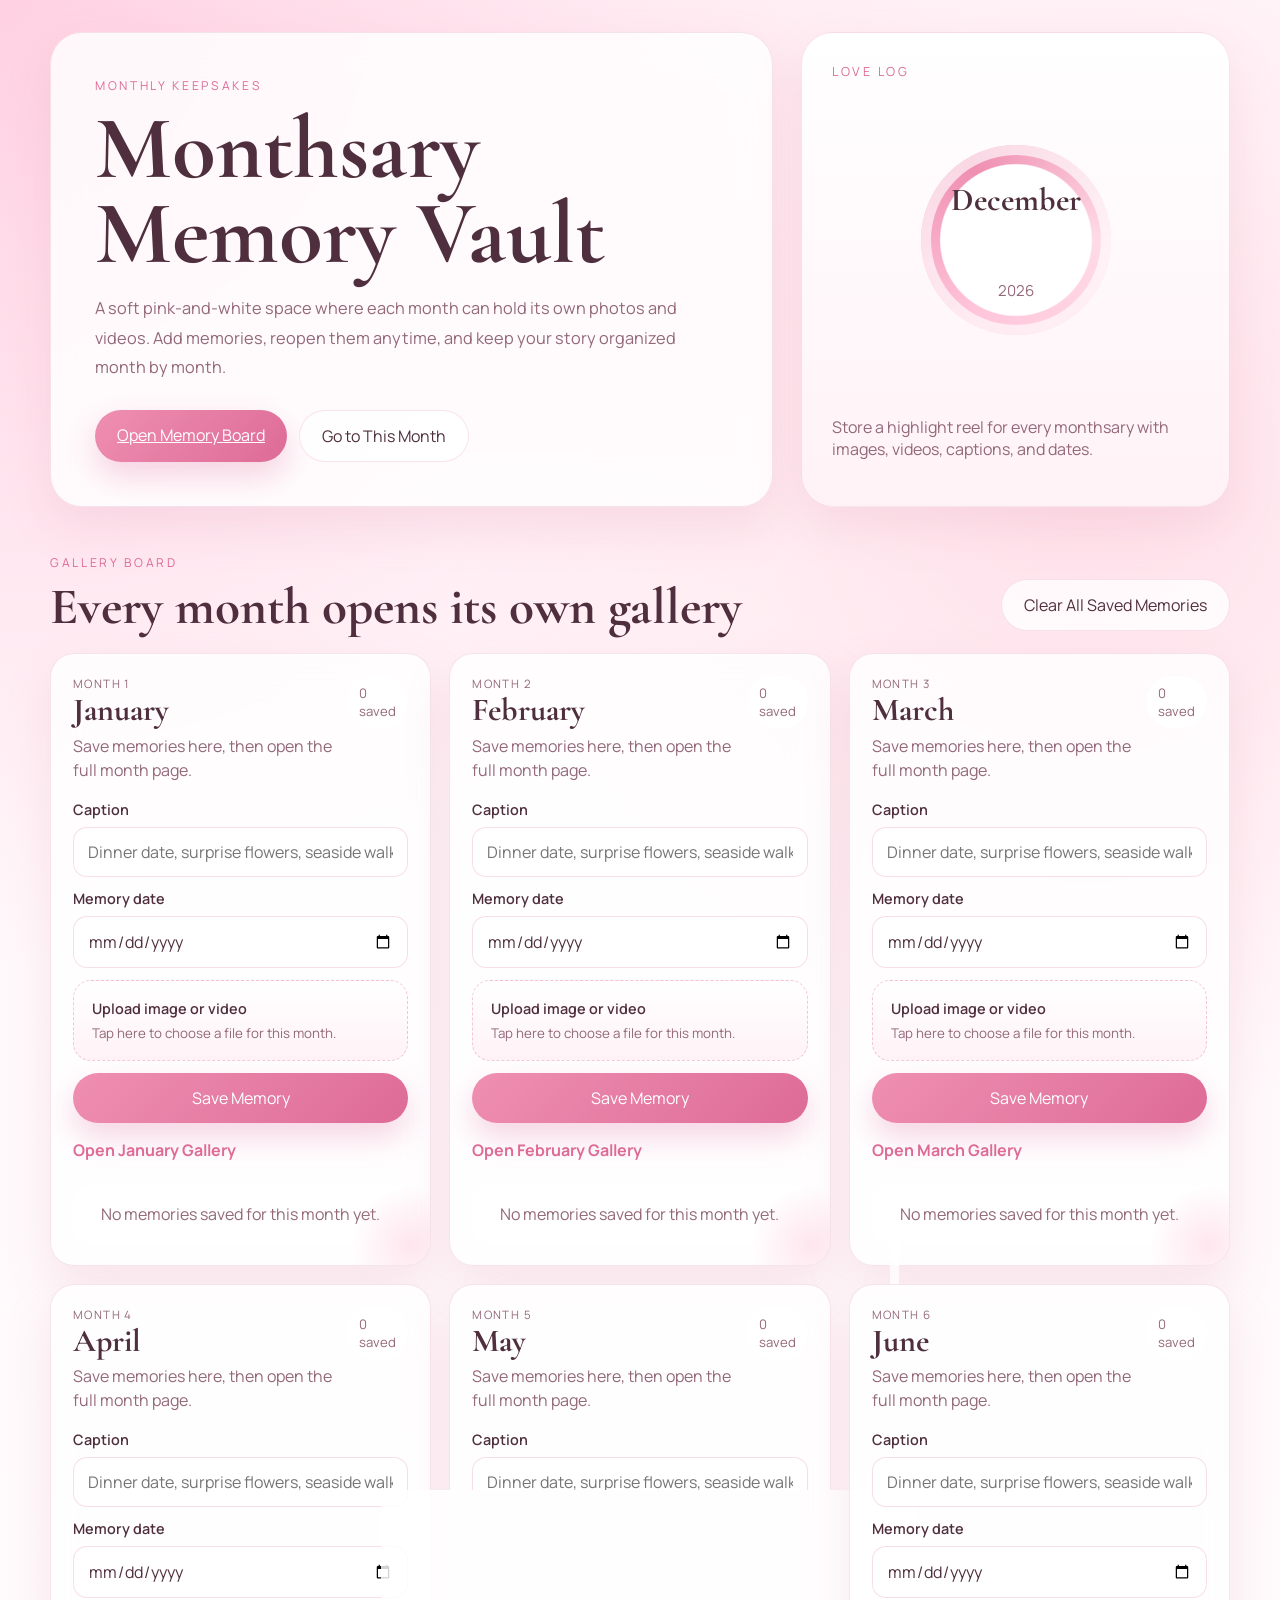
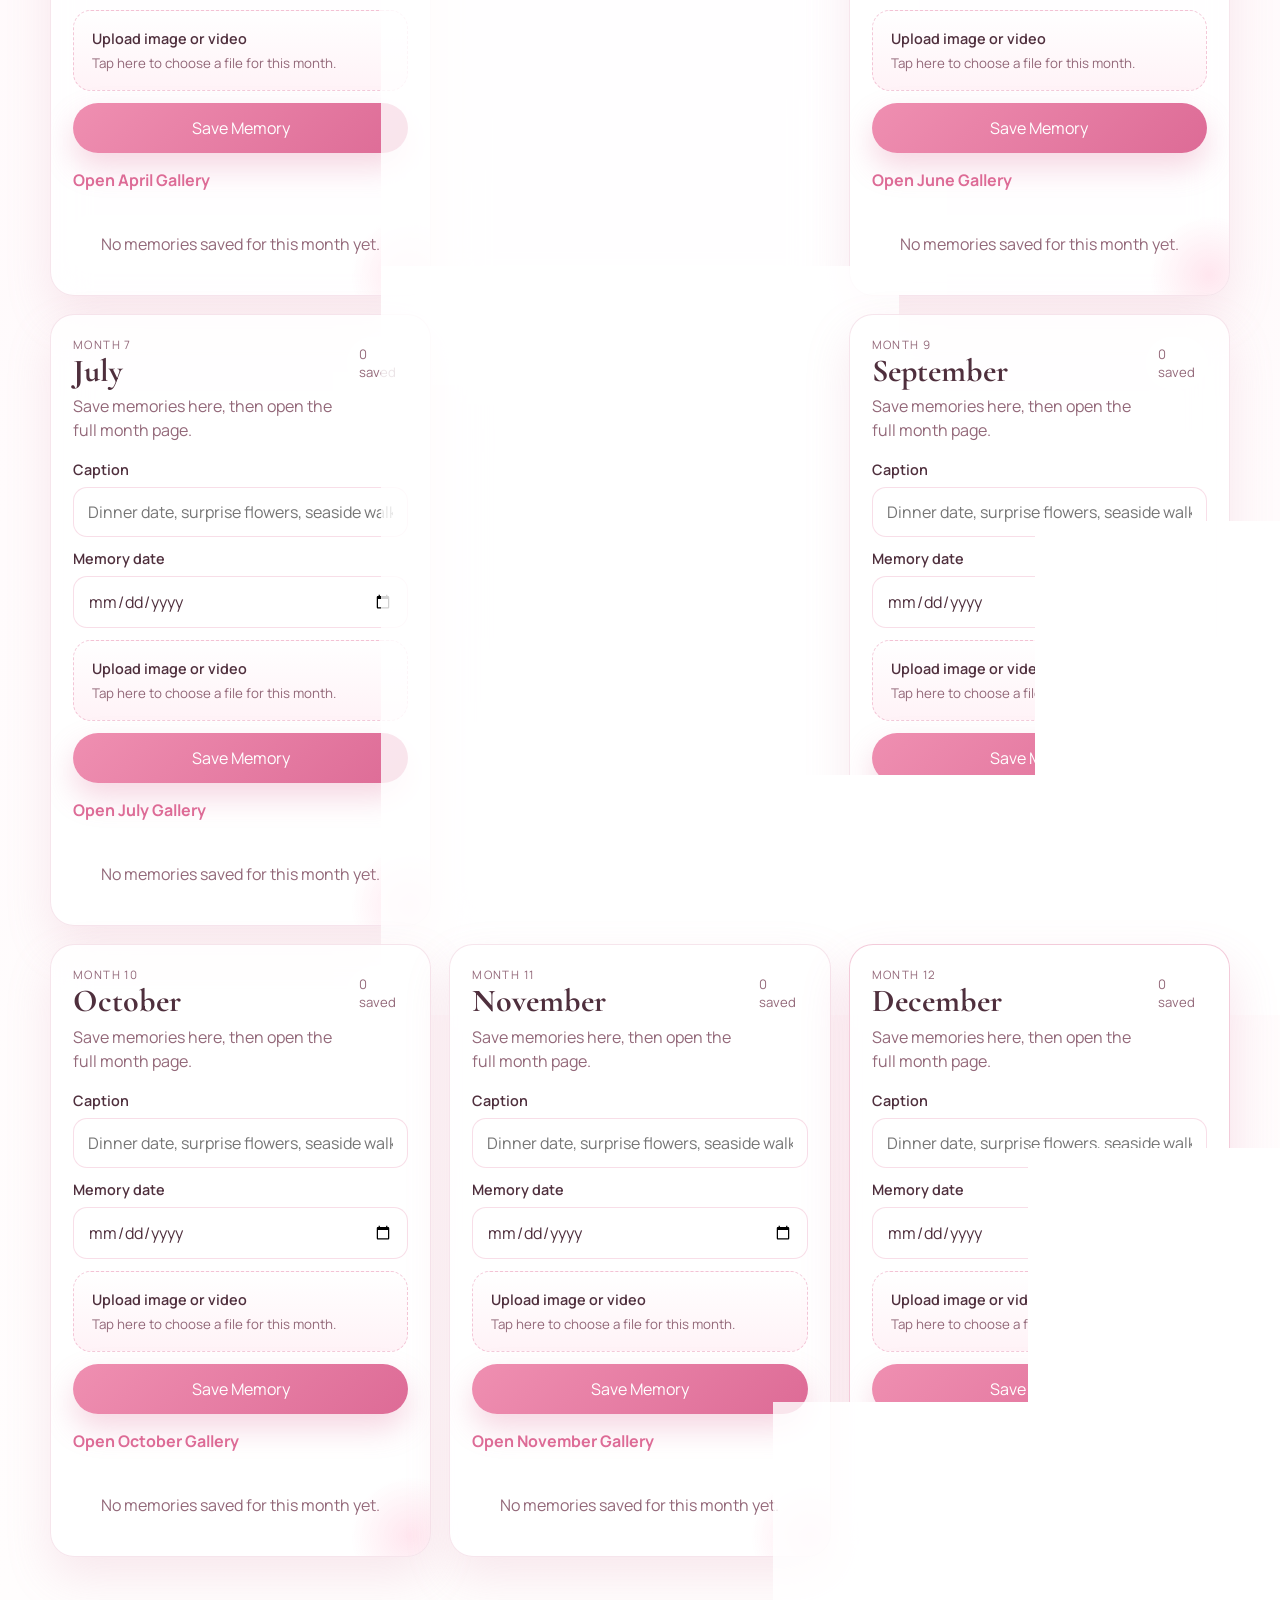
<file: Index.html>
<!DOCTYPE html>
<html lang="en">
<head>
  <meta charset="UTF-8">
  <meta name="viewport" content="width=device-width, initial-scale=1.0">
  <title>Monthsary Memory Vault</title>
  <link rel="icon" type="image/svg+xml" href="favicon.svg">
  <link rel="preconnect" href="https://fonts.googleapis.com">
  <link rel="preconnect" href="https://fonts.gstatic.com" crossorigin>
  <link href="https://fonts.googleapis.com/css2?family=Cormorant+Garamond:wght@500;600;700&family=Manrope:wght@400;500;600;700&display=swap" rel="stylesheet">
  <link rel="stylesheet" href="4pics.css">
</head>
<body>
  <div class="page-shell">
    <header class="hero">
      <div class="hero__content">
        <p class="eyebrow">Monthly keepsakes</p>
        <h1>Monthsary Memory Vault</h1>
        <p class="hero__text">
          A soft pink-and-white space where each month can hold its own photos and videos.
          Add memories, reopen them anytime, and keep your story organized month by month.
        </p>
        <div class="hero__actions">
          <a href="#memory-board" class="button button--primary">Open Memory Board</a>
          <button class="button button--ghost" id="jumpToCurrentMonth" type="button">Go to This Month</button>
        </div>
      </div>
      <div class="hero__card">
        <span class="hero__card-label">Love log</span>
        <div class="hero__month-ring">
          <strong id="currentMonthLabel">March</strong>
          <span id="currentYearLabel">2026</span>
        </div>
        <p>
          Store a highlight reel for every monthsary with images, videos, captions, and dates.
        </p>
      </div>
    </header>

    <main>
      <section class="memory-board" id="memory-board">
        <div class="section-heading">
          <div>
            <p class="eyebrow">Gallery board</p>
            <h2>Every month opens its own gallery</h2>
          </div>
          <div class="section-actions">
            <button class="button button--secondary" id="clearAllMemories" type="button">Clear All Saved Memories</button>
          </div>
        </div>
        <div class="month-grid" id="monthGrid"></div>
      </section>
    </main>
  </div>

  <template id="monthCardTemplate">
    <article class="month-card">
      <div class="month-card__header">
        <div>
          <p class="month-card__index"></p>
          <h3 class="month-card__title"></h3>
          <p class="month-card__subtitle">Save memories here, then open the full month page.</p>
        </div>
        <span class="month-card__count"></span>
      </div>

      <form class="memory-form">
        <label class="field">
          <span>Caption</span>
          <input class="memory-caption" type="text" maxlength="80" placeholder="Dinner date, surprise flowers, seaside walk...">
        </label>

        <label class="field">
          <span>Memory date</span>
          <input class="memory-date" type="date">
        </label>

        <label class="upload-zone">
          <input class="memory-file" type="file" accept="image/*,video/*">
          <span>Upload image or video</span>
          <small>Tap here to choose a file for this month.</small>
        </label>

        <button class="button button--primary button--full" type="submit">Save Memory</button>
      </form>

      <a class="month-card__link" href="#">Open Full Gallery</a>
      <div class="memory-list"></div>
    </article>
  </template>

  <template id="memoryItemTemplate">
    <article class="memory-item">
      <div class="memory-item__media"></div>
      <div class="memory-item__content">
        <div>
          <p class="memory-item__caption"></p>
          <p class="memory-item__meta"></p>
        </div>
        <button class="memory-item__delete" type="button">Remove</button>
      </div>
    </article>
  </template>

  <template id="memoryNoticeTemplate">
    <article class="memory-notice">
      <div class="memory-notice__badge"></div>
      <div class="memory-notice__content">
        <p class="memory-notice__title"></p>
        <p class="memory-notice__meta"></p>
      </div>
    </article>
  </template>

  <script src="storage.js"></script>
  <script src="4pics.js"></script>
</body>
</html>
</file>
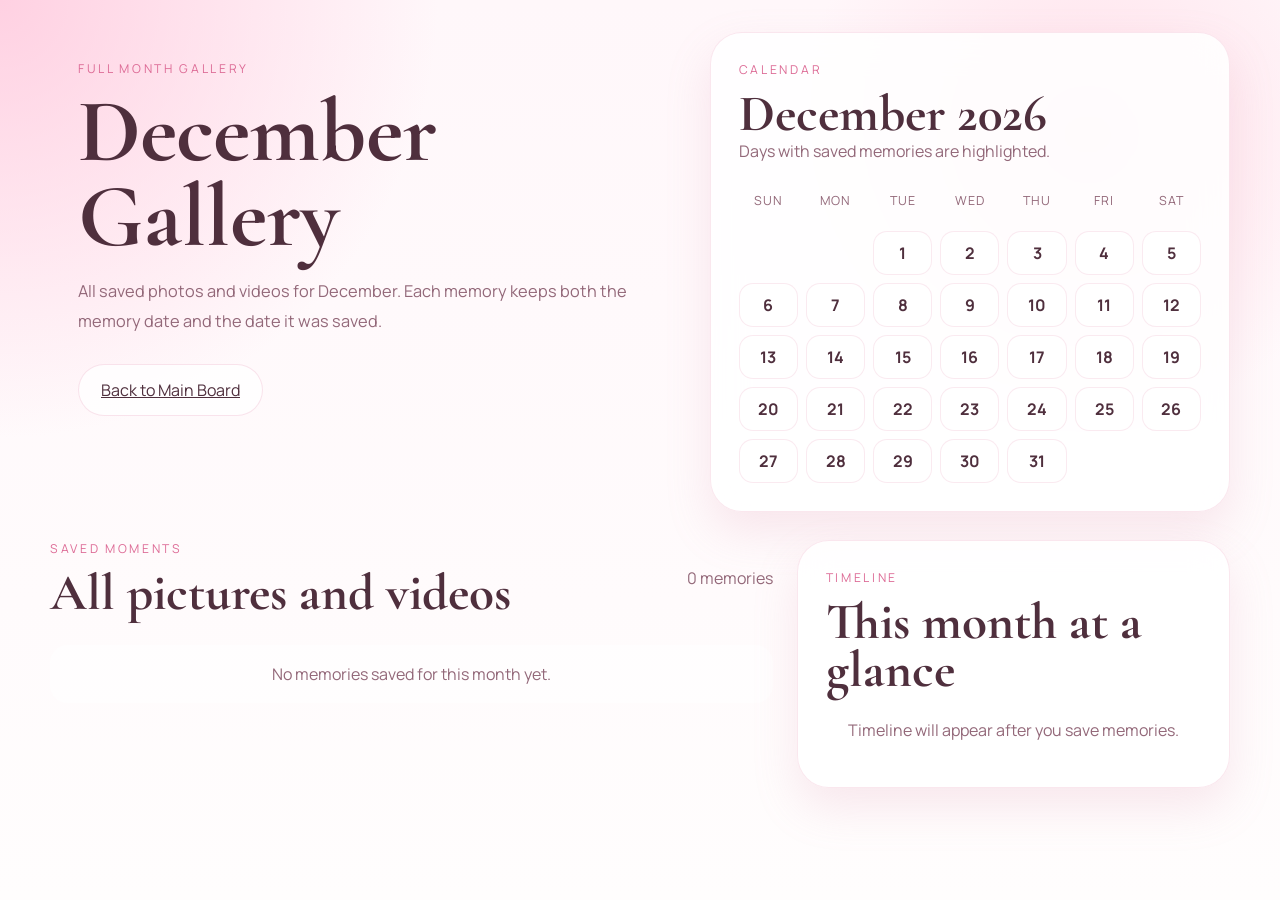
<file: gallery.html>
<!DOCTYPE html>
<html lang="en">
<head>
  <meta charset="UTF-8">
  <meta name="viewport" content="width=device-width, initial-scale=1.0">
  <title>Monthsary Gallery</title>
  <link rel="icon" type="image/svg+xml" href="favicon.svg">
  <link rel="preconnect" href="https://fonts.googleapis.com">
  <link rel="preconnect" href="https://fonts.gstatic.com" crossorigin>
  <link href="https://fonts.googleapis.com/css2?family=Cormorant+Garamond:wght@500;600;700&family=Manrope:wght@400;500;600;700&display=swap" rel="stylesheet">
  <link rel="stylesheet" href="4pics.css">
</head>
<body>
  <div class="page-shell">
    <header class="gallery-hero">
      <div class="gallery-hero__copy">
        <p class="eyebrow">Full month gallery</p>
        <h1 id="galleryTitle">Monthsary Gallery</h1>
        <p class="hero__text" id="gallerySubtitle">
          Every saved memory for this month appears here with the date it was added and the date of the memory.
        </p>
        <div class="hero__actions">
          <a href="index.html" class="button button--ghost">Back to Main Board</a>
        </div>
      </div>
      <aside class="calendar-card">
        <div class="calendar-card__header">
          <div>
            <p class="eyebrow">Calendar</p>
            <h2 id="calendarMonthHeading">March 2026</h2>
          </div>
          <p class="calendar-card__note">Days with saved memories are highlighted.</p>
        </div>
        <div class="calendar-grid" id="calendarGrid"></div>
      </aside>
    </header>

    <main class="gallery-layout">
      <section class="gallery-main">
        <div class="section-heading section-heading--gallery">
          <div>
            <p class="eyebrow">Saved moments</p>
            <h2>All pictures and videos</h2>
          </div>
          <p class="gallery-count" id="galleryCount">0 memories</p>
        </div>
        <div class="gallery-list" id="galleryList"></div>
      </section>

      <aside class="timeline-card">
        <p class="eyebrow">Timeline</p>
        <h2>This month at a glance</h2>
        <div class="timeline-list" id="timelineList"></div>
      </aside>
    </main>
  </div>

  <template id="galleryItemTemplate">
    <article class="gallery-item">
      <div class="gallery-item__media"></div>
      <div class="gallery-item__content">
        <div>
          <p class="gallery-item__caption"></p>
          <p class="gallery-item__meta"></p>
          <p class="gallery-item__saved"></p>
        </div>
        <div class="gallery-item__actions">
          <button class="gallery-action gallery-action--edit" type="button" title="Edit memory">Edit</button>
          <button class="gallery-action gallery-action--delete" type="button" title="Delete memory" aria-label="Delete memory">&#128465;</button>
        </div>
      </div>
      <form class="gallery-edit-form" hidden>
        <label class="field">
          <span>Caption</span>
          <input class="gallery-edit-caption" type="text" maxlength="80" placeholder="Update caption">
        </label>
        <label class="field">
          <span>Memory date</span>
          <input class="gallery-edit-date" type="date">
        </label>
        <label class="upload-zone gallery-edit-upload">
          <input class="gallery-edit-file" type="file" accept="image/*,video/*">
          <span>Change image or video</span>
          <small>Leave empty if you only want to edit the text or date.</small>
        </label>
        <div class="gallery-edit-actions">
          <button class="button button--primary" type="submit">Save Changes</button>
          <button class="button button--ghost gallery-edit-cancel" type="button">Cancel</button>
        </div>
      </form>
    </article>
  </template>

  <template id="timelineItemTemplate">
    <article class="timeline-item">
      <p class="timeline-item__date"></p>
      <p class="timeline-item__caption"></p>
    </article>
  </template>

  <div class="modal" id="deleteModal" hidden>
    <div class="modal__backdrop" data-close-modal="true"></div>
    <div class="modal__dialog" role="dialog" aria-modal="true" aria-labelledby="deleteModalTitle">
      <p class="eyebrow">Delete memory</p>
      <h2 id="deleteModalTitle">Are you sure to delete this?</h2>
      <p class="modal__text">This will permanently remove the saved image or video from this month gallery.</p>
      <div class="modal__actions">
        <button class="button button--primary" id="confirmDeleteButton" type="button">Delete</button>
        <button class="button button--ghost" id="cancelDeleteButton" type="button">Cancel</button>
      </div>
    </div>
  </div>

  <script src="storage.js"></script>
  <script src="gallery.js"></script>
</body>
</html>
</file>
<file: 4pics.css>
:root {
  --bg: #fff9fb;
  --bg-soft: #fff1f6;
  --panel: rgba(255, 255, 255, 0.82);
  --panel-strong: #ffffff;
  --line: rgba(204, 113, 150, 0.18);
  --text: #4f2f3d;
  --muted: #936879;
  --accent: #ef8fb1;
  --accent-strong: #dd6b96;
  --shadow: 0 20px 45px rgba(216, 139, 169, 0.18);
  --radius-xl: 32px;
  --radius-lg: 24px;
  --radius-md: 18px;
  --radius-sm: 14px;
}

* {
  box-sizing: border-box;
}

html {
  scroll-behavior: smooth;
}

body {
  margin: 0;
  min-height: 100vh;
  font-family: "Manrope", sans-serif;
  color: var(--text);
  background:
    radial-gradient(circle at top left, rgba(255, 196, 218, 0.75), transparent 28%),
    radial-gradient(circle at 85% 15%, rgba(255, 223, 233, 0.95), transparent 22%),
    linear-gradient(180deg, #fff7fa 0%, #fffdfd 100%);
}

img,
video {
  display: block;
  max-width: 100%;
}

button,
input {
  font: inherit;
}

.page-shell {
  width: min(1180px, calc(100% - 32px));
  margin: 0 auto;
  padding: 32px 0 48px;
}

.hero {
  display: grid;
  grid-template-columns: minmax(0, 1.35fr) minmax(280px, 0.8fr);
  gap: 28px;
  align-items: stretch;
  margin-bottom: 32px;
}

.hero__content,
.hero__card,
.intro-card,
.month-card {
  -webkit-backdrop-filter: blur(18px);
  backdrop-filter: blur(18px);
  background: var(--panel);
  border: 1px solid var(--line);
  box-shadow: var(--shadow);
}

.hero__content {
  padding: 44px;
  border-radius: var(--radius-xl);
}

.eyebrow {
  margin: 0 0 12px;
  letter-spacing: 0.22em;
  text-transform: uppercase;
  font-size: 0.76rem;
  color: var(--accent-strong);
}

h1,
h2,
h3 {
  margin: 0;
  font-family: "Cormorant Garamond", serif;
  font-weight: 700;
  line-height: 0.95;
}

h1 {
  font-size: clamp(3.2rem, 7vw, 5.9rem);
}

h2 {
  font-size: clamp(2rem, 4vw, 3.2rem);
}

h3 {
  font-size: 2rem;
}

.hero__text,
.hero__card p,
.intro-card p,
.month-card__index,
.month-card__count,
.memory-item__meta,
.upload-zone small {
  color: var(--muted);
}

.hero__text {
  max-width: 620px;
  margin: 18px 0 0;
  font-size: 1.02rem;
  line-height: 1.8;
}

.hero__actions,
.section-actions {
  display: flex;
  flex-wrap: wrap;
  gap: 12px;
  margin-top: 28px;
}

.button {
  appearance: none;
  border: none;
  border-radius: 999px;
  padding: 14px 22px;
  cursor: pointer;
  transition: transform 180ms ease, box-shadow 180ms ease, background 180ms ease;
}

.button:hover,
.button:focus-visible {
  transform: translateY(-2px);
}

.button--primary {
  background: linear-gradient(135deg, var(--accent) 0%, var(--accent-strong) 100%);
  color: #fff;
  box-shadow: 0 14px 30px rgba(221, 107, 150, 0.28);
}

.button--secondary,
.button--ghost {
  background: rgba(255, 255, 255, 0.78);
  color: var(--text);
  border: 1px solid rgba(221, 107, 150, 0.18);
}

.button--full {
  width: 100%;
}

.hero__card {
  padding: 30px;
  border-radius: var(--radius-xl);
  display: flex;
  flex-direction: column;
  justify-content: space-between;
  background:
    linear-gradient(180deg, rgba(255, 255, 255, 0.92), rgba(255, 241, 246, 0.92)),
    var(--panel);
}

.hero__card-label {
  font-size: 0.78rem;
  letter-spacing: 0.2em;
  text-transform: uppercase;
  color: var(--accent-strong);
}

.hero__month-ring {
  display: grid;
  place-items: center;
  width: 190px;
  aspect-ratio: 1;
  margin: 22px auto;
  border-radius: 50%;
  background:
    radial-gradient(circle at center, #fff 56%, transparent 57%),
    conic-gradient(from 210deg, #ffc5da, #ef8fb1, #ffdbe7, #ffc5da);
  box-shadow: inset 0 0 0 10px rgba(255, 255, 255, 0.65);
}

.hero__month-ring strong {
  font-family: "Cormorant Garamond", serif;
  font-size: 2rem;
}

.hero__month-ring span {
  margin-top: -8px;
  font-size: 0.94rem;
  color: var(--muted);
}

.intro-grid {
  display: grid;
  grid-template-columns: repeat(3, minmax(0, 1fr));
  gap: 18px;
  margin-bottom: 28px;
}

.intro-card {
  padding: 24px;
  border-radius: var(--radius-lg);
}

.intro-card h2 {
  font-size: 1.6rem;
  margin-bottom: 12px;
}

.memory-board {
  padding-top: 12px;
}

.section-heading {
  display: flex;
  justify-content: space-between;
  align-items: end;
  gap: 16px;
  margin-bottom: 22px;
}

.month-grid {
  display: grid;
  grid-template-columns: repeat(3, minmax(0, 1fr));
  gap: 18px;
}

.month-card {
  border-radius: var(--radius-lg);
  padding: 22px;
  position: relative;
  overflow: hidden;
}

.month-card::after {
  content: "";
  position: absolute;
  inset: auto -40px -40px auto;
  width: 120px;
  height: 120px;
  border-radius: 50%;
  background: radial-gradient(circle, rgba(255, 205, 222, 0.5), transparent 70%);
}

.month-card--current {
  border-color: rgba(221, 107, 150, 0.35);
  box-shadow: 0 24px 50px rgba(221, 107, 150, 0.2);
}

.month-card__header {
  display: flex;
  justify-content: space-between;
  gap: 12px;
  align-items: start;
  margin-bottom: 18px;
}

.month-card__index,
.month-card__count,
.memory-item__caption,
.memory-item__meta,
.memory-notice__title,
.memory-notice__meta,
.gallery-item__meta,
.gallery-item__saved,
.gallery-count,
.calendar-card__note,
.timeline-item__date,
.month-card__subtitle {
  margin: 0;
}

.month-card__index {
  text-transform: uppercase;
  letter-spacing: 0.12em;
  font-size: 0.72rem;
  margin-bottom: 4px;
}

.month-card__subtitle {
  margin-top: 8px;
  color: var(--muted);
  line-height: 1.5;
}

.month-card__count {
  padding: 8px 12px;
  border-radius: 999px;
  background: rgba(255, 255, 255, 0.88);
  font-size: 0.82rem;
}

.memory-form {
  display: grid;
  gap: 12px;
}

.field {
  display: grid;
  gap: 8px;
}

.field span,
.upload-zone span {
  font-size: 0.9rem;
  font-weight: 600;
}

.field input {
  width: 100%;
  border: 1px solid rgba(221, 107, 150, 0.22);
  background: rgba(255, 255, 255, 0.92);
  border-radius: var(--radius-sm);
  padding: 13px 14px;
  color: var(--text);
}

.upload-zone {
  display: grid;
  gap: 6px;
  padding: 18px;
  border: 1px dashed rgba(221, 107, 150, 0.35);
  border-radius: var(--radius-md);
  background: linear-gradient(180deg, rgba(255, 255, 255, 0.88), rgba(255, 241, 246, 0.88));
  cursor: pointer;
}

.upload-zone input {
  display: none;
}

.memory-list {
  display: grid;
  gap: 12px;
  margin-top: 18px;
}

.month-card__link,
.memory-more-link {
  display: inline-flex;
  align-items: center;
  gap: 8px;
  margin-top: 16px;
  color: var(--accent-strong);
  text-decoration: none;
  font-weight: 700;
}

.memory-notice,
.gallery-item,
.timeline-card,
.calendar-card {
  -webkit-backdrop-filter: blur(18px);
  backdrop-filter: blur(18px);
  background: rgba(255, 255, 255, 0.86);
  border: 1px solid rgba(221, 107, 150, 0.16);
  box-shadow: var(--shadow);
}

.memory-notice {
  display: grid;
  grid-template-columns: 72px minmax(0, 1fr);
  gap: 12px;
  padding: 12px;
  border-radius: var(--radius-md);
}

.memory-notice__content {
  display: grid;
  align-content: center;
  gap: 6px;
}

.memory-notice__title,
.gallery-item__caption,
.timeline-item__caption {
  font-weight: 700;
}

.memory-notice__meta,
.gallery-item__meta,
.gallery-item__saved,
.gallery-count,
.calendar-card__note,
.timeline-item__date {
  color: var(--muted);
  line-height: 1.5;
}

.memory-notice__badge {
  display: grid;
  place-items: center;
  width: 72px;
  aspect-ratio: 1;
  border-radius: 24px;
  background: linear-gradient(135deg, #ef8fb1 0%, #dd6b96 100%);
  color: #fff;
  font-size: 1.5rem;
  font-weight: 700;
  box-shadow: 0 14px 28px rgba(221, 107, 150, 0.24);
}

.gallery-hero {
  display: grid;
  grid-template-columns: minmax(0, 1.1fr) minmax(320px, 0.9fr);
  gap: 24px;
  margin-bottom: 28px;
}

.gallery-hero__copy,
.calendar-card,
.timeline-card {
  padding: 28px;
  border-radius: var(--radius-xl);
}

.gallery-layout {
  display: grid;
  grid-template-columns: minmax(0, 1.25fr) minmax(280px, 0.75fr);
  gap: 24px;
}

.gallery-main {
  min-width: 0;
}

.section-heading--gallery {
  align-items: center;
}

.gallery-list,
.timeline-list {
  display: grid;
  gap: 16px;
}

.gallery-item {
  display: grid;
  gap: 16px;
  padding: 16px;
  border-radius: var(--radius-lg);
}

.gallery-item__media {
  overflow: hidden;
  border-radius: 18px;
  background: var(--bg-soft);
  aspect-ratio: 16 / 10;
}

.gallery-item__media img,
.gallery-item__media video {
  width: 100%;
  height: 100%;
  object-fit: cover;
}

.gallery-item__content {
  display: flex;
  justify-content: space-between;
  gap: 12px;
}

.gallery-item__actions,
.gallery-edit-actions {
  display: flex;
  flex-wrap: wrap;
  gap: 10px;
}

.gallery-item__actions {
  align-items: start;
}

.gallery-action {
  border: 1px solid rgba(221, 107, 150, 0.16);
  background: rgba(255, 255, 255, 0.92);
  color: var(--text);
  border-radius: 999px;
  padding: 10px 14px;
  cursor: pointer;
}

.gallery-action--delete {
  color: var(--accent-strong);
  min-width: 46px;
  font-size: 1rem;
}

.gallery-edit-form {
  display: grid;
  gap: 12px;
  padding-top: 6px;
}

.gallery-edit-form[hidden] {
  display: none;
}

.gallery-edit-upload {
  margin: 0;
}

.modal {
  position: fixed;
  inset: 0;
  z-index: 50;
  display: grid;
  place-items: center;
  padding: 20px;
}

.modal[hidden] {
  display: none;
}

.modal__backdrop {
  position: absolute;
  inset: 0;
  background: rgba(95, 51, 69, 0.24);
  -webkit-backdrop-filter: blur(6px);
  backdrop-filter: blur(6px);
}

.modal__dialog {
  position: relative;
  width: min(100%, 320px);
  padding: 18px;
  border-radius: 20px;
  background:
    linear-gradient(180deg, rgba(255, 255, 255, 0.96), rgba(255, 241, 246, 0.96)),
    #fff;
  border: 1px solid rgba(221, 107, 150, 0.18);
  box-shadow: 0 18px 42px rgba(216, 139, 169, 0.24);
}

.modal__dialog h2 {
  font-size: clamp(1.45rem, 3vw, 1.9rem);
}

.modal__text {
  margin: 8px 0 0;
  color: var(--muted);
  line-height: 1.5;
  font-size: 0.88rem;
}

.modal__actions {
  display: flex;
  flex-wrap: wrap;
  gap: 10px;
  margin-top: 14px;
}

.modal .button {
  padding: 11px 16px;
}

.calendar-grid {
  display: grid;
  grid-template-columns: repeat(7, minmax(0, 1fr));
  gap: 8px;
  margin-top: 16px;
}

.calendar-grid__label,
.calendar-grid__cell {
  display: grid;
  place-items: center;
  min-height: 44px;
  border-radius: 14px;
}

.calendar-grid__label {
  font-size: 0.78rem;
  color: var(--muted);
  text-transform: uppercase;
  letter-spacing: 0.08em;
}

.calendar-grid__cell {
  position: relative;
  background: rgba(255, 255, 255, 0.74);
  border: 1px solid rgba(221, 107, 150, 0.14);
  overflow: hidden;
}

.calendar-grid__cell--empty {
  visibility: hidden;
}

.calendar-grid__cell--active {
  background: linear-gradient(135deg, #ffd6e5 0%, #ef8fb1 100%);
  color: #fff;
  box-shadow: 0 12px 24px rgba(221, 107, 150, 0.22);
}

.calendar-grid__pin {
  position: absolute;
  inset: 50% auto auto 50%;
  transform: translate(-50%, -54%);
  font-size: 1.55rem;
  line-height: 1;
  color: rgba(255, 255, 255, 0.4);
  pointer-events: none;
}

.calendar-grid__number {
  position: relative;
  z-index: 1;
  font-weight: 700;
}

.timeline-item {
  padding: 14px 0;
  border-bottom: 1px solid rgba(221, 107, 150, 0.14);
}

.timeline-item:first-child {
  padding-top: 0;
}

.timeline-item:last-child {
  padding-bottom: 0;
  border-bottom: none;
}

.memory-empty {
  margin: 6px 0 0;
  padding: 18px;
  border-radius: var(--radius-md);
  background: rgba(255, 255, 255, 0.66);
  color: var(--muted);
  text-align: center;
}

.memory-item {
  display: grid;
  gap: 14px;
  padding: 14px;
  border-radius: var(--radius-md);
  background: var(--panel-strong);
  border: 1px solid rgba(221, 107, 150, 0.16);
}

.memory-item__media {
  overflow: hidden;
  border-radius: calc(var(--radius-md) - 4px);
  background: var(--bg-soft);
  aspect-ratio: 4 / 3;
}

.memory-item__media img,
.memory-item__media video {
  width: 100%;
  height: 100%;
  object-fit: cover;
}

.memory-item__content {
  display: flex;
  justify-content: space-between;
  gap: 12px;
  align-items: start;
}

.memory-item__caption {
  font-weight: 700;
}

.memory-item__meta {
  margin-top: 4px;
  font-size: 0.84rem;
}

.memory-item__delete {
  border: none;
  background: #fff1f5;
  color: var(--accent-strong);
  border-radius: 999px;
  padding: 10px 14px;
  cursor: pointer;
}

@media (max-width: 1040px) {
  .hero,
  .intro-grid,
  .month-grid,
  .gallery-hero,
  .gallery-layout {
    grid-template-columns: repeat(2, minmax(0, 1fr));
  }

  .hero__content {
    grid-column: 1 / -1;
  }
}

@media (max-width: 720px) {
  .page-shell {
    width: min(100% - 20px, 100%);
    padding-top: 18px;
  }

  .hero,
  .intro-grid,
  .month-grid,
  .section-heading,
  .gallery-hero,
  .gallery-layout {
    grid-template-columns: 1fr;
    display: grid;
  }

  .hero__content,
  .hero__card,
  .intro-card,
  .month-card,
  .gallery-hero__copy,
  .calendar-card,
  .timeline-card {
    padding: 20px;
  }

  .hero__month-ring {
    width: 160px;
  }

  h1 {
    font-size: 3.3rem;
  }

  .memory-item__content {
    flex-direction: column;
  }

  .gallery-item__content {
    flex-direction: column;
  }

}
</file>
